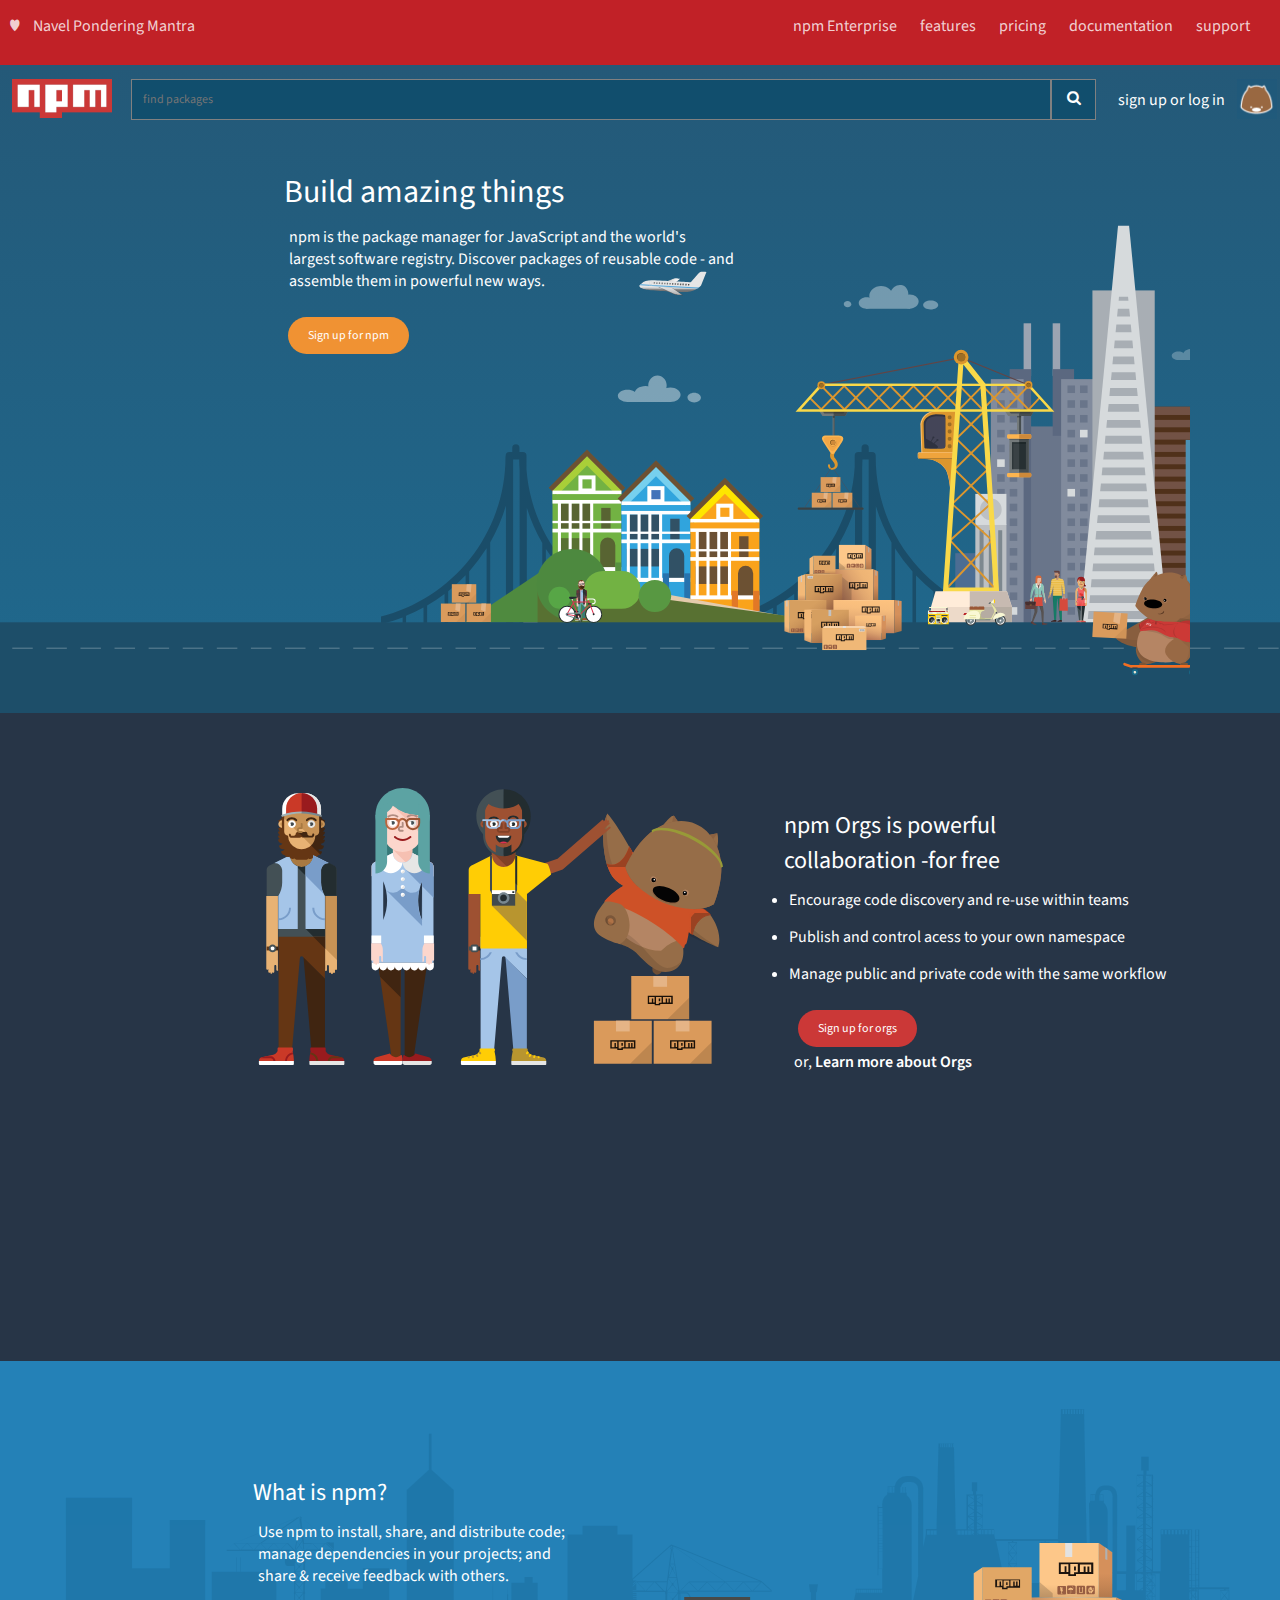
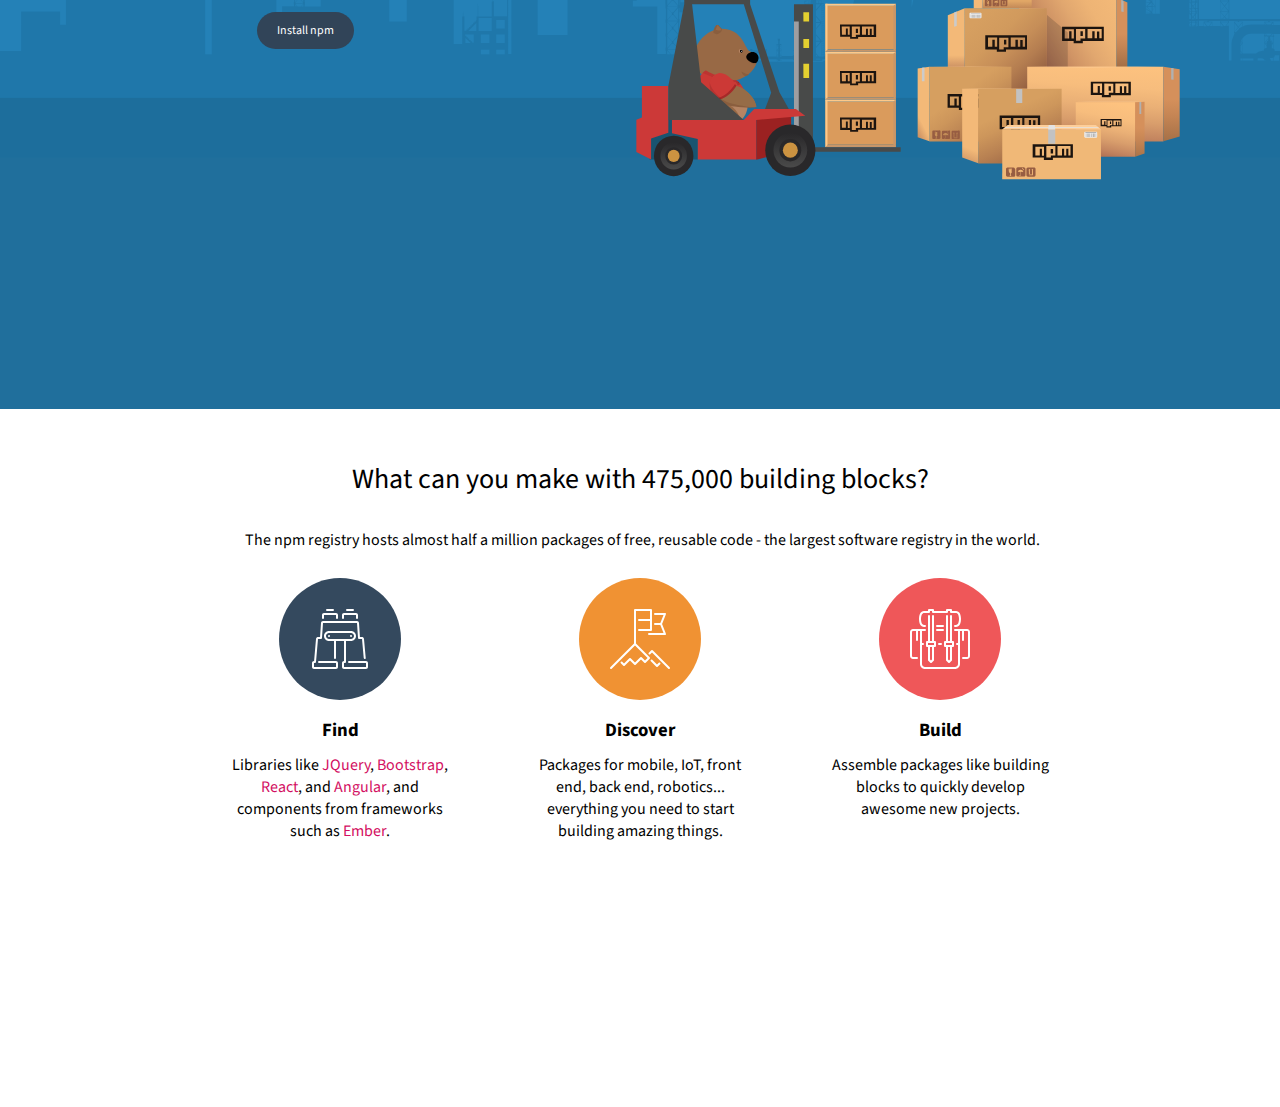
<file: index.html>
<!DOCTYPE html>
<html lang="en">
<head>
  <meta charset="UTF-8">
  <meta name="viewport" content="width=device-width, initial-scale=1.0">
  <meta http-equiv="X-UA-Compatible" content="ie=edge">
  <link rel="stylesheet" type="text/css" href="Styles/styles.css">
  <link rel="stylesheet" href="https://cdnjs.cloudflare.com/ajax/libs/font-awesome/4.7.0/css/font-awesome.min.css">
  <title>npm</title>
</head>
<body>
  <nav>
    <div class="top-left">
      <a class = "heart" href="#">♥︎</a>
      <span class="acronym">Navel Pondering Mantra</span>
    </div>
    <ul class="top-links">
      <li><a href="#">npm Enterprise</a></li>
      <li><a href="#">features</a></li>
      <li><a href="#">pricing</a></li>
      <li><a href="#">documentation</a></li>
      <li><a href="#">support</a></li>
    </ul>
  </nav>
  <header id="header">
    <div id="header-nav">
      <div class="logo-container">  
        <img src="images/npm-logo.png" alt="npm Logo" class="npm-logo">            
      </div>
      <div class="form-container">
        <form class="search-bar" action="action_page.php">
          <input type="text" placeholder="find packages" name="search">
          <button type="submit"><i class="fa fa-search"></i></button>
        </form>
      </div>
      <div class="header-links-right">
        <ul class="header-list">
          <li class="header-li header-links"><a href="#">sign up</a> or <a href="#">log in</a></li>
          <li class="header-li"><img src="images/bear-logo.png" class="bear-logo"></li>
        </ul>  
      </div>
      <div class="clearfix"></div>
    </div>


    <div id="header-body" class="center">
        <h1>Build amazing things</h1>
        <p class="build-text top-bottom-align">npm is the package manager for JavaScript and the world's largest software registry. Discover packages of reusable code - and assemble them in powerful new ways.</p>
        <p class="build-link"><a href="#"><button class="button1" type="button">Sign up for npm</button></a></p>
    </div>
  </header>

  
  <section id="collaboration">
    <div class="collab-content">
      <div class="img-collab-container">
        <img src="images/collaboration.svg">
      </div>
      <div class="org-powerful">
        <h2>npm Orgs is powerful collaboration -for free</h2>
        <ul class= "collab-list top-bottom-align">
            <li>Encourage code discovery and re-use within teams</li>
            <li>Publish and control acess to your own namespace</li>
            <li>Manage public and private code with the same workflow</li>
        </ul>
        <p class="collab-button"><a href="#"><button class="button2" type="button">Sign up for orgs</button></a></p>
        <p class="collab-link">or, <a href="#" class="link-orgs"> Learn more about Orgs</a></p>
      </div>
      <div class="clearfix"></div>  
    </div>  
  </section>

  <section id="what-is">
    <div class="what-is-text">
      <h2>What is npm?</h2>
      <p class="top-bottom-align">Use npm to install, share, and distribute code; manage dependencies in your projects; and share & receive feedback with others.</p>
      <p class= "what-is-link"><a href="#" download="install-npm"><button class="button3" type="button">Install npm</button></a></p>
    </div>
  </section>

  

  <section id="blocks">
    <div class="main-text-blocks">
        <h2 class="blocks-heading">What can you make with 475,000 building blocks?</h2>
        <p class="top-bottom-align">The npm registry hosts almost half a million packages of free, reusable code - the largest software registry in the world.</p>
    </div>
    <div class="three-blocks">
        <div class="find col center">
            <img src="images/binoculars.svg" alt="Binoculars">
            <h3>Find</h3>
            <p class="blocks-text-center">Libraries like <a href="#" target="_blank">JQuery</a>, <a href="#" target="_blank">Bootstrap</a>, <a href="#" target="_blank">React</a>, and <a href="#" target="_blank">Angular</a>, and components from frameworks such as <a href="#" target="_blank">Ember</a>.</p>
        </div>
        <div class="discover col center">
            <img src="images/mountain-flag.svg" alt="Flag on mountaintop">
            <h3>Discover</h3>
            <p class="blocks-text-center">Packages for mobile, IoT, front end, back end, robotics... everything you need to start building amazing things.</p>
        </div>
        <div class="build col center">
            <img src="images/backpack.svg" alt="Backpack">
            <h3>Build</h3>
            <p class="blocks-text-center">Assemble packages like building blocks to quickly develop awesome new projects.</p>
        </div>
    </div>
  </section>

</body>
</html>
</file>
<file: Styles/styles.css>
@import url('https://fonts.googleapis.com/css?family=Source+Sans+Pro');


* {
    margin:0;
    padding: 0;
    font-family: "Source Sans Pro", "Lucinda Grande", sans-serif;
}


/*NAVIGATION*/


nav {
    background-color: #C12127;
    color: rgba(255,255,255,0.8);
    padding-top: 15px;
    height: 50px;
  }
  
nav a {
    color: rgba(255,255,255,0.8);
    text-decoration: none;
  }

  .top-links {
    float: right;
    padding: 0;
    margin: 0 20px 0 0;
  }
  
.top-links li {
  display: inline-block;
  margin: 0 10px;
  }

.top-left {
  text-align: center;
  float: left;
  }

.top-left a {
    padding: 0 10px;
    width: 5%;
  }

  
  /*HEADER*/

#header {
  background-image: url("../images/city-scape.svg");
  background-color: rgb(32, 101, 136);
  height: 72vh;
  width: 100%;
  color:white;
  background-position-x: -7vw;
 
  }


  /*HEADER NAVIGATION*/

 #header-nav{
   width: 100%;
   height: 75px;
 }

 .logo-container{
  float: left;
  padding: 14px 12px;
 }

.npm-logo{
  width: 100px;
}


/*SEARCH BAR*/

form.search-bar input[type=text] {
  padding: 11px;
  font-size: 12px;
  border: 1px solid grey;
  float: left;
  width: 70%;
  background:rgb(17, 78, 109);
  margin: 14px 0 14px 7px;
}

form.search-bar button {
  float: left;
  width: 45px;
  padding: 8px 9px 10px;
  background: rgb(17, 78, 109);
  color: white;
  font-size: 15px;
  margin-top: 14px;
  margin-right: 12px;
  border:1px solid grey;
  transition-duration: 0.4s;
}


form.search-bar button:hover{
background-color: rgb(20, 125, 178);
color: black;
}

/*LINKS & BEAR LOGO ON THE RIGHT*/

.header-list{
  display: flex;
  height: 61px;
}

.header-li {
  list-style: none;
  text-align: center;
  padding: 9px 2px 7px 10px;
}

.bear-logo{
  width: 40px;
  padding-top: 5px;
}

.header-li a {
  text-decoration: none;
  color: white;
}

.header-links{
  padding-top: 24px;
}


/*Buttons*/

.button1, .button2, .button3 {
  border: none;
  color: white;
  padding: 10px 20px;
  text-align: center;
  text-decoration: none;
  font-size: 12px;
  margin: 4px 4px;
  border-radius: 20px;
  transition-duration: 0.4s;
}

.button1 {
  background-color:rgb(240, 146, 51);
}

.button1:hover {
  background-color: rgb(255, 224, 130);
  color: black;
}

.button2 {
  background-color: rgb(203, 56, 55);
}

.button2:hover {
  background-color: rgb(255, 171, 145);
  color: black;

}

.button3 {
 background-color: rgb(49, 68, 88);
 display: inline-block;
}

.button3:hover {
  background-color: rgb(144, 164, 174);
  color: black;
}


/*HEADER BODY*/

#header-body {
  width: 59%;
  height: 75%;
  padding: 29px 19px 19px 62px;
  margin: 0 auto;
}

h1 {
  font-weight: normal;
  display: inline-block;
}

.build-text {
  width: 59%;
}

.build-link{
  display: inline-block;
}


/*COLLABORATION*/

#collaboration {
  background-color: rgb(39, 53, 71);
  color: white;
  height: 72vh;
  width: 100%;
}

.collab-content {
  margin: 0 auto;
  padding-top: 75px;
  padding-left: 258px;
  display: flex;
  flex-direction: row;
}


/*Collab. Image*/

.img-collab-container {
  width: 465px;
  float: left;
}

.img-collab-container img{
  width: 100%;
}

/*collab text*/

.org-powerful {
  padding-left: 61px;
  padding-top: 20px;
}

.org-powerful h2 {
  width: 70%;
}


.collab-list li {
  margin: 0 0 15px 0;
}

.collab-list {
  margin-left: 30px;
}

.collab-button {
  margin-left: 10px;
}

.collab-link {
  margin-left: 10px;
}

.collab-link a {
  text-decoration: none;
  color: white;
  font-weight: 600;
}



/*WHAT IS SECTION*/

#what-is {
  position: relative;
  background-image: url("../images/forklift.svg");
  background-size: 100% 100%;
  width:100%;
  height: 72vh;
  color: white;
}

.what-is-text {
  position: absolute;
  display: inline-block;
  width: 25%;
  margin: 114px 130px 0 253px;
}


/*BLOCKS Section*/

#blocks {
  width: 100%;
  height: 72vh;
}

.main-text-blocks {
  text-align: center;
  margin-top: 50px;
}

.col {
  display: inline-block;
  width: 33%;
  height: auto;
  text-align: center;
}

.three-blocks {
  margin: 27px 190px;
  display: flex;
  flex-direction: row;
}


.find, .discover, .build {
  width: 231px;
}

.find p a{
  color: rgb(211, 15, 98  );
  text-decoration: none;
}

.blocks-heading {
  text-size-adjust: 20px;
  font-size: 28px;
  font-weight: 100px;
  margin: 30px 0;
}


h3 {
  padding-top: 11px;
}

.blocks-text-center{
  margin: 11px 0 0 0;
}

/*APPLICABLE TO MULTIPLE ITEMS*/

.center {
  margin: 0 auto;
}

h2 {
  font-weight: normal;
}

.top-bottom-align{
  margin: 11px 0 21px 5px;
}



.clearfix {
  clear: both;
}
</file>
